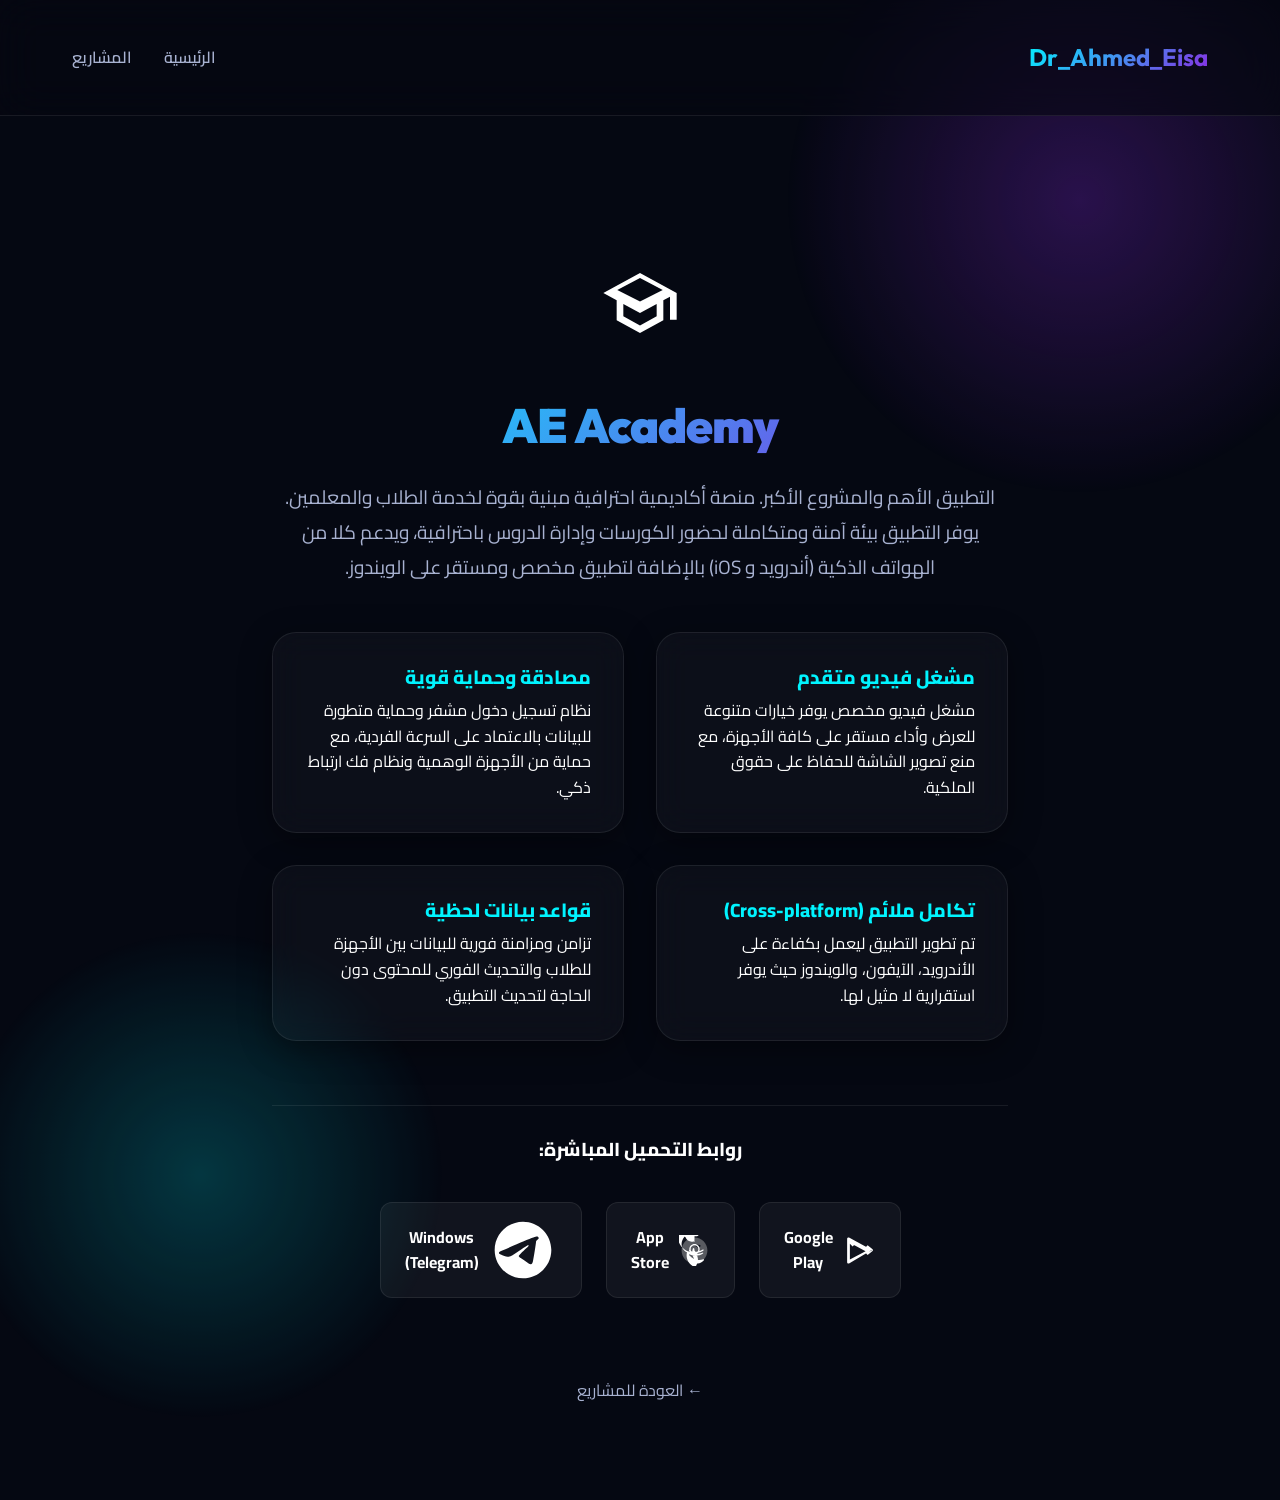
<file: ae-academy-details.html>
<!DOCTYPE html>
<html lang="ar" dir="rtl">

<head>
    <meta charset="UTF-8">
    <meta name="viewport" content="width=device-width, initial-scale=1.0">
    <title>AE Academy - د/ أحمد عيسى</title>
    <link rel="preconnect" href="https://fonts.googleapis.com">
    <link rel="preconnect" href="https://fonts.gstatic.com" crossorigin>
    <link
        href="https://fonts.googleapis.com/css2?family=Cairo:wght@400;600;800;900&family=Outfit:wght@400;700&display=swap"
        rel="stylesheet">
    <link rel="stylesheet" href="styles.css">
    <style>
        .details-hero {
            padding-top: 150px;
            text-align: center;
            max-width: 800px;
            margin: 0 auto;
        }

        .details-icon {
            font-size: 5rem;
            margin-bottom: 1rem;
            display: inline-block;
            background: var(--accent-gradient);
            -webkit-background-clip: text;
            -webkit-text-fill-color: transparent;
        }

        .details-title {
            font-size: 3rem;
            margin-bottom: 1.5rem;
            font-family: var(--font-english);
        }

        .details-desc {
            font-size: 1.2rem;
            color: var(--text-secondary);
            margin-bottom: 3rem;
            line-height: 1.8;
        }

        .features-grid {
            display: grid;
            grid-template-columns: repeat(auto-fit, minmax(280px, 1fr));
            gap: 2rem;
            margin-bottom: 4rem;
        }

        .feature-card {
            padding: 2rem;
            text-align: right;
        }

        .feature-card h4 {
            color: var(--accent-cyan);
            margin-bottom: 0.5rem;
            font-size: 1.2rem;
        }

        .downloads-container {
            display: flex;
            flex-wrap: wrap;
            justify-content: center;
            gap: 1.5rem;
            margin-top: 2rem;
            padding: 2rem;
            border-top: 1px solid var(--glass-border);
        }

        .download-btn {
            display: flex;
            align-items: center;
            gap: 10px;
            padding: 0.8rem 1.5rem;
            border-radius: 12px;
            background: rgba(255, 255, 255, 0.05);
            border: 1px solid var(--glass-border);
            color: white;
            text-decoration: none;
            font-weight: bold;
            transition: all 0.3s;
        }

        .download-btn:hover {
            transform: translateY(-3px);
            background: rgba(255, 255, 255, 0.1);
            border-color: var(--accent-cyan);
            box-shadow: 0 5px 15px rgba(0, 244, 255, 0.2);
        }

        .download-btn img {
            width: 24px;
            height: 24px;
        }

        .back-link {
            display: inline-block;
            margin-top: 3rem;
            color: var(--text-secondary);
            text-decoration: none;
            transition: color 0.3s;
        }

        .back-link:hover {
            color: var(--accent-cyan);
        }
    </style>
</head>

<body>
    <div class="blob blob-1"></div>
    <div class="blob blob-2"></div>

    <nav class="glass-nav">
        <div class="nav-content">
            <a href="index.html" class="logo">Dr_Ahmed_Eisa</a>
            <ul class="nav-links">
                <li><a href="index.html#home">الرئيسية</a></li>
                <li><a href="index.html#projects" class="active">المشاريع</a></li>
            </ul>
        </div>
    </nav>

    <main>
        <section class="details-hero fade-in-up visible">
            <div class="details-icon">
                <svg viewBox="0 0 24 24" width="80" height="80" fill="currentColor">
                    <path
                        d="M12 3L1 9l4 2.18v6L12 21l7-3.82v-6l2-1.09V17h2V9L12 3zm6.82 5.09L12 11.52 5.18 8.09 12 4.48l6.82 3.61zM17 15.99l-5 2.73-5-2.73v-3.72l5 2.73 5-2.73v3.72z" />
                </svg>
            </div>
            <h1 class="details-title glitch" data-text="AE Academy">AE Academy</h1>
            <p class="details-desc">
                التطبيق الأهم والمشروع الأكبر. منصة أكاديمية احترافية مبنية بقوة لخدمة الطلاب والمعلمين. يوفر التطبيق
                بيئة آمنة ومتكاملة لحضور الكورسات وإدارة الدروس باحترافية، ويدعم كلا من الهواتف الذكية (أندرويد و iOS)
                بالإضافة لتطبيق مخصص ومستقر على الويندوز.
            </p>

            <div class="features-grid">
                <div class="feature-card glass-card">
                    <h4>مشغل فيديو متقدم</h4>
                    <p>مشغل فيديو مخصص يوفر خيارات متنوعة للعرض وأداء مستقر على كافة الأجهزة، مع منع تصوير الشاشة للحفاظ
                        على حقوق الملكية.</p>
                </div>
                <div class="feature-card glass-card">
                    <h4>مصادقة وحماية قوية</h4>
                    <p>نظام تسجيل دخول مشفر وحماية متطورة للبيانات بالاعتماد على السرعة الفردية، مع حماية من الأجهزة
                        الوهمية
                        ونظام فك ارتباط ذكي.</p>
                </div>
                <div class="feature-card glass-card">
                    <h4>تكامل ملائم (Cross-platform)</h4>
                    <p>تم تطوير التطبيق ليعمل بكفاءة على الأندرويد، الآيفون، والويندوز حيث يوفر استقرارية لا مثيل لها.
                    </p>
                </div>
                <div class="feature-card glass-card">
                    <h4>قواعد بيانات لحظية</h4>
                    <p>تزامن ومزامنة فورية للبيانات بين الأجهزة للطلاب والتحديث الفوري للمحتوى دون الحاجة لتحديث
                        التطبيق.</p>
                </div>
            </div>

            <div class="downloads-container">
                <h3 style="width: 100%; margin-bottom: 1rem;">روابط التحميل المباشرة:</h3>

                <a href="https://play.google.com/store/apps/details?id=com.ahmed.eisa" target="_blank"
                    class="download-btn">
                    <svg viewBox="0 0 24 24" fill="currentColor">
                        <path
                            d="M3 20.5v-17c0-.5.4-1 1-1 .2 0 .5.1.7.3l15.3 8.2c.5.3.5 1 0 1.2L4.7 21.3c-.2.1-.5.2-.7.2-.6 0-1-.4-1-1zm2-1.9l11.4-6.1L5 6.4v12.2zM21 12l-4.5-2.4 1.4-1.4L21.5 11c.2.2.3.4.3.7 0 .3-.1.5-.3.7l-3.6 2.8-1.4-1.4L21 12zM5.5 4.8l2.9 2.9-1.4 1.4L4.1 6.2c-.3-.3-.4-.8-.2-1.1.2-.3.5-.4.8-.4h.8z" />
                    </svg>
                    Google Play
                </a>

                <a href="https://apps.apple.com/eg/app/ae-academy/id6748572590" target="_blank" class="download-btn">
                    <svg viewBox="0 0 24 24" fill="currentColor">
                        <path
                            d="M12 2C6.47 2 2 6.47 2 12s4.47 10 10 10 10-4.47 10-10S17.53 2 12 2zm3.33 13.91c-.13.36-.58.38-.72.04-.37-.88-1.07-1.57-1.94-1.93-.34-.14-.32-.6.04-.73.43-.16.9-.25 1.4-.25.5 0 .97.09 1.4.25.36.13.38.59.04.73-.87.36-1.57 1.05-1.94 1.93-.14.34.33.36.22 0V15.91zm1.3-4.58c-.16.51-.77.56-.99.09-.53-1.15-1.43-2.05-2.58-2.58-.47-.22-.42-.83.09-.99.51-.16 1.05-.24 1.62-.24.57 0 1.11.08 1.62.24.51.16.56.77.09.99-1.15.53-2.05 1.43-2.58 2.58-.22.47.38.42.15 0H16.63z"
                            opacity=".3" />
                        <path
                            d="M11.96 5.56c-.05-.18-.17-.34-.34-.43-.17-.09-.37-.12-.56-.07-.37.09-.76.14-1.16.14-2.18 0-4.14-1.39-4.88-3.41-.07-.19-.23-.33-.42-.38-.19-.06-.4.01-.54.17C2.94 3.01 2 4.9 2 7c0 2.87 1.7 5.34 4.14 6.43-.16.71-.24 1.45-.24 2.22 0 4.16 2.52 7.8 6.36 9.16.18.06.39.04.54-.08.15-.12.24-.31.24-.5A10.027 10.027 0 0012 12.02c0-.52-.08-1.01-.22-1.49-.07-.23-.29-.38-.53-.38s-.46.15-.53.38c-.28.93-.42 1.91-.42 2.91 0 3.39 1.76 6.33 4.41 8.01.17.11.4.1.55-.03.15-.13.22-.34.17-.53-1.2-4.1-3.66-7.38-7.05-9.35-.19-.11-.43-.07-.58.11-.15.18-.14.44.02.6 3.19 2.11 5.37 5.48 6.06 9.38.05.28.32.48.61.46 1.83-.15 3.51-1.08 4.79-2.52.14-.15.15-.38.03-.54-.12-.16-.32-.23-.51-.17-3.9 1.25-8.22-.05-10.87-3.14-.13-.15-.15-.38-.03-.54.12-.17.34-.23.53-.14 3.25 1.5 7.15 1.24 10.16-.72.16-.1.21-.31.13-.48-.08-.17-.28-.24-.46-.17-2.9 1.15-6.19 1.05-8.99-.28-.18-.08-.25-.3-.15-.46.09-.17.31-.24.49-.15 3.04 1.48 6.64 1.14 9.33-.87.16-.12.2-.34.1-.52-.1-.17-.32-.22-.5-.11-2.04 1.25-4.5 1.95-7.07 1.95-1.02 0-2.02-.13-3-.38-.2-.05-.42.06-.5.25s.03.41.22.48c1 .3 2.06.45 3.15.45 2.59 0 5.07-.67 7.23-1.89.17-.1.24-.31.15-.49-.09-.17-.3-.23-.48-.13-2.14 1.13-4.57 1.76-7.1 1.76-6.63 0-12-5.37-12-12 0-4.66 2.66-8.71 6.6-10.74-.29 1.63 1.06 3.09 2.76 3.09h.1c.14 0 .28-.05.39-.14s.17-.22.18-.36v-.09c0-1.22 1-2.22 2.22-2.22.61 0 1.16.25 1.56.65.65.65 1.69.65 2.34 0C16.8 2.05 14.52.88 12.01.88zM15 11c0 1.66-1.34 3-3 3-1.66 0-3-1.34-3-3s1.34-3 3-3c1.66 0 3 1.34 3 3zm1 0c0-2.21-1.79-4-4-4s-4 1.79-4 4 1.79 4 4 4 4-1.79 4-4z" />
                    </svg>
                    App Store
                </a>

                <a href="https://t.me/AE_Academy_channel/5" target="_blank" class="download-btn">
                    <svg viewBox="0 0 24 24" fill="currentColor">
                        <path
                            d="M12 2C6.48 2 2 6.48 2 12s4.48 10 10 10 10-4.48 10-10S17.52 2 12 2zm4.64 6.8c-.15 1.58-.8 5.42-1.13 7.19-.14.75-.42 1-.68 1.03-.58.05-1.02-.38-1.58-.75-.88-.58-1.38-.94-2.23-1.5-.96-.63-.34-.98.22-1.56.15-.15 2.71-2.48 2.76-2.69.01-.03.01-.14-.07-.19-.08-.05-.19-.02-.27 0-.11.03-1.9 1.22-5.36 3.55-.5.35-.96.52-1.38.51-.46-.01-1.35-.26-2.01-.48-.81-.27-1.46-.42-1.4-.88.03-.24.34-.48.96-.74 3.78-1.65 6.31-2.73 7.57-3.26 3.61-1.51 4.36-1.77 4.85-1.78.11 0 .35.03.48.14.11.09.14.22.15.34.02.08.02.16.02.24z" />
                    </svg>
                    Windows (Telegram)
                </a>
            </div>

            <a href="index.html#projects" class="back-link">← العودة للمشاريع</a>
        </section>
    </main>

    <script src="script.js"></script>
</body>

</html>
</file>
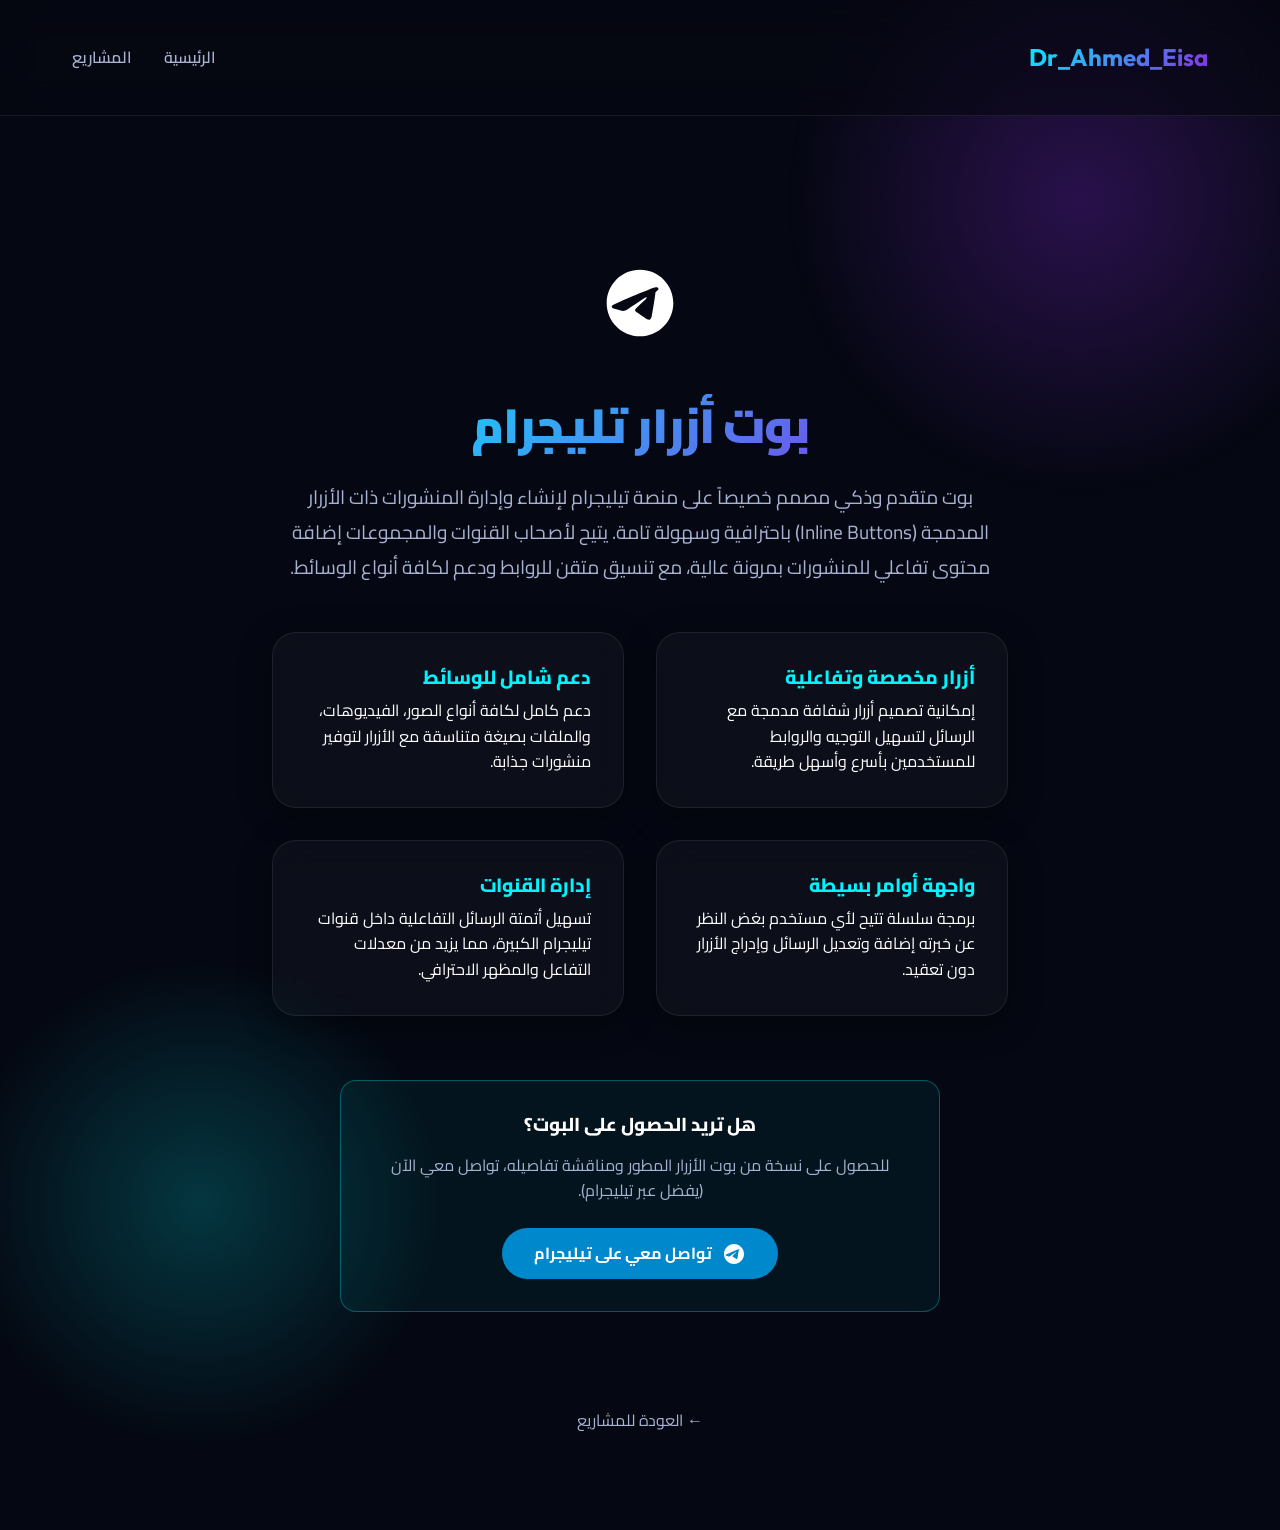
<file: bot-details.html>
<!DOCTYPE html>
<html lang="ar" dir="rtl">

<head>
    <meta charset="UTF-8">
    <meta name="viewport" content="width=device-width, initial-scale=1.0">
    <title>بوت أزرار تليجرام - د/ أحمد عيسى</title>
    <link rel="preconnect" href="https://fonts.googleapis.com">
    <link rel="preconnect" href="https://fonts.gstatic.com" crossorigin>
    <link
        href="https://fonts.googleapis.com/css2?family=Cairo:wght@400;600;800;900&family=Outfit:wght@400;700&display=swap"
        rel="stylesheet">
    <link rel="stylesheet" href="styles.css">
    <style>
        .details-hero {
            padding-top: 150px;
            text-align: center;
            max-width: 800px;
            margin: 0 auto;
        }

        .details-icon {
            font-size: 5rem;
            margin-bottom: 1rem;
            display: inline-block;
            background: var(--accent-gradient);
            -webkit-background-clip: text;
            -webkit-text-fill-color: transparent;
        }

        .details-title {
            font-size: 3rem;
            margin-bottom: 1.5rem;
            font-family: var(--font-arabic);
        }

        .details-desc {
            font-size: 1.2rem;
            color: var(--text-secondary);
            margin-bottom: 3rem;
            line-height: 1.8;
        }

        .cta-box {
            background: rgba(0, 244, 255, 0.05);
            border: 1px solid rgba(0, 244, 255, 0.3);
            border-radius: 16px;
            padding: 2rem;
            margin: 3rem auto;
            max-width: 600px;
        }

        .cta-box h3 {
            color: var(--text-primary);
            margin-bottom: 1rem;
        }

        .cta-box p {
            color: var(--text-secondary);
            margin-bottom: 1.5rem;
        }

        .cta-btn {
            display: inline-flex;
            align-items: center;
            gap: 10px;
            padding: 0.8rem 2rem;
            background: #0088cc;
            color: #fff;
            border-radius: 50px;
            font-weight: bold;
            text-decoration: none;
            transition: transform 0.3s, box-shadow 0.3s;
        }

        .cta-btn:hover {
            transform: translateY(-3px);
            box-shadow: 0 5px 15px rgba(0, 136, 204, 0.4);
        }

        .features-grid {
            display: grid;
            grid-template-columns: repeat(auto-fit, minmax(280px, 1fr));
            gap: 2rem;
            margin-bottom: 4rem;
        }

        .feature-card {
            padding: 2rem;
            text-align: right;
        }

        .feature-card h4 {
            color: var(--accent-cyan);
            margin-bottom: 0.5rem;
            font-size: 1.2rem;
        }

        .back-link {
            display: inline-block;
            margin-top: 3rem;
            color: var(--text-secondary);
            text-decoration: none;
            transition: color 0.3s;
        }

        .back-link:hover {
            color: var(--accent-cyan);
        }
    </style>
</head>

<body>
    <div class="blob blob-1"></div>
    <div class="blob blob-2"></div>

    <nav class="glass-nav">
        <div class="nav-content">
            <a href="index.html" class="logo">Dr_Ahmed_Eisa</a>
            <ul class="nav-links">
                <li><a href="index.html#home">الرئيسية</a></li>
                <li><a href="index.html#projects" class="active">المشاريع</a></li>
            </ul>
        </div>
    </nav>

    <main>
        <section class="details-hero fade-in-up visible">
            <div class="details-icon">
                <svg viewBox="0 0 24 24" width="80" height="80" fill="currentColor">
                    <path
                        d="M12 2C6.48 2 2 6.48 2 12s4.48 10 10 10 10-4.48 10-10S17.52 2 12 2zm4.64 6.8c-.15 1.58-.8 5.42-1.13 7.19-.14.75-.42 1-.68 1.03-.58.05-1.02-.38-1.58-.75-.88-.58-1.38-.94-2.23-1.5-.96-.63-.34-.98.22-1.56.15-.15 2.71-2.48 2.76-2.69.01-.03.01-.14-.07-.19-.08-.05-.19-.02-.27 0-.11.03-1.9 1.22-5.36 3.55-.5.35-.96.52-1.38.51-.46-.01-1.35-.26-2.01-.48-.81-.27-1.46-.42-1.4-.88.03-.24.34-.48.96-.74 3.78-1.65 6.31-2.73 7.57-3.26 3.61-1.51 4.36-1.77 4.85-1.78.11 0 .35.03.48.14.11.09.14.22.15.34.02.08.02.16.02.24z" />
                </svg>
            </div>
            <h1 class="details-title glitch" data-text="بوت أزرار تليجرام">بوت أزرار تليجرام</h1>
            <p class="details-desc">
                بوت متقدم وذكي مصمم خصيصاً على منصة تيليجرام لإنشاء وإدارة المنشورات ذات الأزرار المدمجة (Inline
                Buttons) باحترافية وسهولة تامة. يتيح لأصحاب القنوات والمجموعات إضافة محتوى تفاعلي للمنشورات بمرونة
                عالية، مع تنسيق متقن للروابط ودعم لكافة أنواع الوسائط.
            </p>

            <div class="features-grid">
                <div class="feature-card glass-card">
                    <h4>أزرار مخصصة وتفاعلية</h4>
                    <p>إمكانية تصميم أزرار شفافة مدمجة مع الرسائل لتسهيل التوجيه والروابط للمستخدمين بأسرع وأسهل طريقة.
                    </p>
                </div>
                <div class="feature-card glass-card">
                    <h4>دعم شامل للوسائط</h4>
                    <p>دعم كامل لكافة أنواع الصور، الفيديوهات، والملفات بصيغة متناسقة مع الأزرار لتوفير منشورات جذابة.
                    </p>
                </div>
                <div class="feature-card glass-card">
                    <h4>واجهة أوامر بسيطة</h4>
                    <p>برمجة سلسلة تتيح لأي مستخدم بغض النظر عن خبرته إضافة وتعديل الرسائل وإدراج الأزرار دون تعقيد.</p>
                </div>
                <div class="feature-card glass-card">
                    <h4>إدارة القنوات</h4>
                    <p>تسهيل أتمتة الرسائل التفاعلية داخل قنوات تيليجرام الكبيرة، مما يزيد من معدلات التفاعل والمظهر
                        الاحترافي.</p>
                </div>
            </div>

            <div class="cta-box fade-in-up">
                <h3>هل تريد الحصول على البوت؟</h3>
                <p>للحصول على نسخة من بوت الأزرار المطور ومناقشة تفاصيله، تواصل معي الآن (يفضل عبر تيليجرام).</p>
                <a href="https://t.me/dr_ahmed_eisa" target="_blank" class="cta-btn">
                    <svg viewBox="0 0 24 24" width="24" height="24" fill="currentColor">
                        <path
                            d="M12 2C6.48 2 2 6.48 2 12s4.48 10 10 10 10-4.48 10-10S17.52 2 12 2zm4.64 6.8c-.15 1.58-.8 5.42-1.13 7.19-.14.75-.42 1-.68 1.03-.58.05-1.02-.38-1.58-.75-.88-.58-1.38-.94-2.23-1.5-.96-.63-.34-.98.22-1.56.15-.15 2.71-2.48 2.76-2.69.01-.03.01-.14-.07-.19-.08-.05-.19-.02-.27 0-.11.03-1.9 1.22-5.36 3.55-.5.35-.96.52-1.38.51-.46-.01-1.35-.26-2.01-.48-.81-.27-1.46-.42-1.4-.88.03-.24.34-.48.96-.74 3.78-1.65 6.31-2.73 7.57-3.26 3.61-1.51 4.36-1.77 4.85-1.78.11 0 .35.03.48.14.11.09.14.22.15.34.02.08.02.16.02.24z" />
                    </svg>
                    تواصل معي على تيليجرام
                </a>
            </div>

            <a href="index.html#projects" class="back-link">← العودة للمشاريع</a>
        </section>
    </main>

    <script src="script.js"></script>
</body>

</html>
</file>
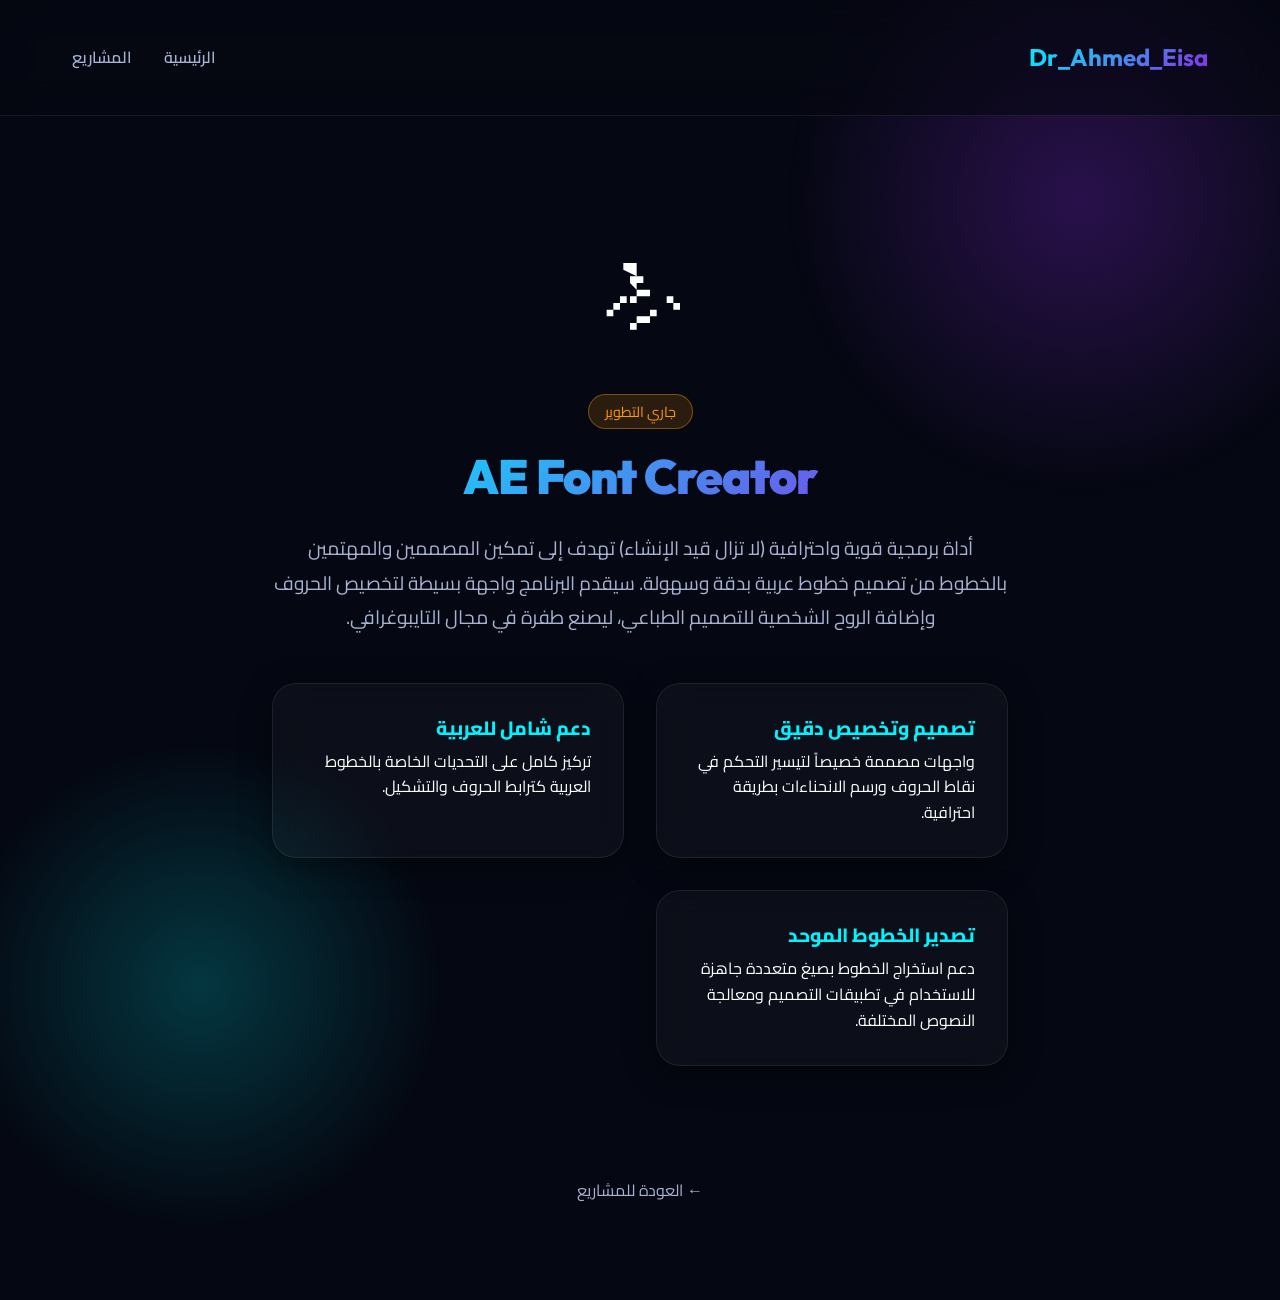
<file: font-creator-details.html>
<!DOCTYPE html>
<html lang="ar" dir="rtl">

<head>
    <meta charset="UTF-8">
    <meta name="viewport" content="width=device-width, initial-scale=1.0">
    <title>AE Font Creator - د/ أحمد عيسى</title>
    <link rel="preconnect" href="https://fonts.googleapis.com">
    <link rel="preconnect" href="https://fonts.gstatic.com" crossorigin>
    <link
        href="https://fonts.googleapis.com/css2?family=Cairo:wght@400;600;800;900&family=Outfit:wght@400;700&display=swap"
        rel="stylesheet">
    <link rel="stylesheet" href="styles.css">
    <style>
        .details-hero {
            padding-top: 150px;
            text-align: center;
            max-width: 800px;
            margin: 0 auto;
        }

        .details-icon {
            font-size: 5rem;
            margin-bottom: 1rem;
            display: inline-block;
            background: var(--accent-gradient);
            -webkit-background-clip: text;
            -webkit-text-fill-color: transparent;
        }

        .details-title {
            font-size: 3rem;
            margin-bottom: 1.5rem;
            font-family: var(--font-english);
        }

        .details-desc {
            font-size: 1.2rem;
            color: var(--text-secondary);
            margin-bottom: 3rem;
            line-height: 1.8;
        }

        .features-grid {
            display: grid;
            grid-template-columns: repeat(auto-fit, minmax(280px, 1fr));
            gap: 2rem;
            margin-bottom: 4rem;
        }

        .feature-card {
            padding: 2rem;
            text-align: right;
        }

        .feature-card h4 {
            color: var(--accent-cyan);
            margin-bottom: 0.5rem;
            font-size: 1.2rem;
        }

        .back-link {
            display: inline-block;
            margin-top: 3rem;
            color: var(--text-secondary);
            text-decoration: none;
            transition: color 0.3s;
        }

        .back-link:hover {
            color: var(--accent-cyan);
        }

        .status-badge {
            background: rgba(255, 152, 0, 0.15);
            color: #ff9800;
            border: 1px solid rgba(255, 152, 0, 0.4);
            padding: 0.3rem 1rem;
            border-radius: 50px;
            font-size: 0.9rem;
            display: inline-block;
            margin-bottom: 1rem;
        }
    </style>
</head>

<body>
    <div class="blob blob-1"></div>
    <div class="blob blob-2"></div>

    <nav class="glass-nav">
        <div class="nav-content">
            <a href="index.html" class="logo">Dr_Ahmed_Eisa</a>
            <ul class="nav-links">
                <li><a href="index.html#home">الرئيسية</a></li>
                <li><a href="index.html#projects" class="active">المشاريع</a></li>
            </ul>
        </div>
    </nav>

    <main>
        <section class="details-hero fade-in-up visible">
            <div class="details-icon">
                <svg viewBox="0 0 24 24" width="80" height="80" fill="currentColor">
                    <path
                        d="M11 20H9v-2h2v2zm2-2h-2v-2h2v2zm2 0h-2v-2h2v2zm2-2h-2v-2h2v2zm-6-4H9v-2h2v2zm2-2h-2v-2h2v2zm2 0h-2v-2h2v2zm-6-4H9V6h2v2zm2-2h-2V6h2v2zm2 0h-2V6h2v2zm-6-2H9V2h2v2zm2-2h-2V2h2v2zm2 0h-2V2h2v2zM6 10h2v2H6v-2zm-2 2h2v2H4v-2zm-2 2h2v2H2v-2zm20-4h-2v2h2v-2zm2 2h-2v2h2v-2z" />
                </svg>
            </div>

            <div><span class="status-badge">جاري التطوير</span></div>
            <h1 class="details-title glitch" data-text="AE Font Creator">AE Font Creator</h1>
            <p class="details-desc">
                أداة برمجية قوية واحترافية (لا تزال قيد الإنشاء) تهدف إلى تمكين المصممين والمهتمين بالخطوط من تصميم خطوط
                عربية بدقة وسهولة. سيقدم البرنامج واجهة بسيطة لتخصيص الحروف وإضافة الروح الشخصية للتصميم الطباعي، ليصنع
                طفرة في مجال التايبوغرافي.
            </p>

            <div class="features-grid">
                <div class="feature-card glass-card">
                    <h4>تصميم وتخصيص دقيق</h4>
                    <p>واجهات مصممة خصيصاً لتيسير التحكم في نقاط الحروف ورسم الانحناءات بطريقة احترافية.</p>
                </div>
                <div class="feature-card glass-card">
                    <h4>دعم شامل للعربية</h4>
                    <p>تركيز كامل على التحديات الخاصة بالخطوط العربية كترابط الحروف والتشكيل.</p>
                </div>
                <div class="feature-card glass-card">
                    <h4>تصدير الخطوط الموحد</h4>
                    <p>دعم استخراج الخطوط بصيغ متعددة جاهزة للاستخدام في تطبيقات التصميم ومعالجة النصوص المختلفة.</p>
                </div>
            </div>

            <a href="index.html#projects" class="back-link">← العودة للمشاريع</a>
        </section>
    </main>

    <script src="script.js"></script>
</body>

</html>
</file>
<file: styles.css>
/* --- CSS Variables & Design Tokens --- */
:root {
  --bg-primary: #050812;
  --bg-secondary: rgba(14, 20, 31, 0.4);
  --text-primary: #ffffff;
  --text-secondary: #a8b2d1;
  --accent-cyan: #00f4ff;
  --accent-purple: #8a2be2;
  --accent-gradient: linear-gradient(135deg, var(--accent-cyan) 0%, var(--accent-purple) 100%);
  --glass-bg: rgba(255, 255, 255, 0.03);
  --glass-border: rgba(255, 255, 255, 0.08);
  --glass-shadow: 0 8px 32px 0 rgba(0, 0, 0, 0.4);

  --font-arabic: 'Cairo', sans-serif;
  --font-english: 'Outfit', sans-serif;

  --transition-smooth: 0.4s cubic-bezier(0.25, 1, 0.5, 1);
}

/* --- Reset & Base --- */
* {
  margin: 0;
  padding: 0;
  box-sizing: border-box;
}

html {
  scroll-behavior: smooth;
  overflow-x: hidden;
  width: 100%;
}

body {
  font-family: var(--font-arabic);
  background-color: var(--bg-primary);
  color: var(--text-primary);
  line-height: 1.6;
  overflow-x: hidden;
  position: relative;
  width: 100%;
}

/* Typography Helpers */
h1,
h2,
h3,
h4,
h5,
h6 {
  font-weight: 800;
  line-height: 1.3;
}

.glitch {
  font-size: clamp(2.5rem, 5vw, 4.5rem);
  font-weight: 900;
  letter-spacing: -0.02em;
  background: var(--accent-gradient);
  -webkit-background-clip: text;
  -webkit-text-fill-color: transparent;
  margin-bottom: 0.5rem;
}

/* --- Animated Background Blobs --- */
.blob {
  position: absolute;
  border-radius: 50%;
  z-index: -1;
  opacity: 0.8;
  will-change: transform;
  animation: float 20s infinite alternate cubic-bezier(0.45, 0.05, 0.55, 0.95);
  pointer-events: none;
}

.blob-1 {
  width: 60vw;
  height: 60vw;
  max-width: 600px;
  max-height: 600px;
  min-width: 300px;
  min-height: 300px;
  background: radial-gradient(circle at center, rgba(138, 43, 226, 0.35) 0%, rgba(138, 43, 226, 0) 70%);
  top: -100px;
  right: -100px;
}

.blob-2 {
  width: 50vw;
  height: 50vw;
  max-width: 500px;
  max-height: 500px;
  min-width: 250px;
  min-height: 250px;
  background: radial-gradient(circle at center, rgba(0, 244, 255, 0.25) 0%, rgba(0, 244, 255, 0) 70%);
  bottom: 5%;
  left: -50px;
  animation-duration: 25s;
}

@keyframes float {
  0% {
    transform: translate(0, 0) scale(1);
  }

  50% {
    transform: translate(-50px, 50px) scale(1.1);
  }

  100% {
    transform: translate(50px, -20px) scale(0.9);
  }
}

/* --- Glassmorphism Utils --- */
.glass-card {
  background: var(--glass-bg);
  backdrop-filter: blur(16px);
  -webkit-backdrop-filter: blur(16px);
  border: 1px solid var(--glass-border);
  border-radius: 24px;
  box-shadow: var(--glass-shadow);
  transition: var(--transition-smooth);
}

.glass-card:hover {
  border-color: rgba(0, 244, 255, 0.3);
  background: rgba(255, 255, 255, 0.05);
  box-shadow: 0 12px 40px 0 rgba(0, 244, 255, 0.1);
}

/* --- Navigation --- */
.glass-nav {
  position: fixed;
  top: 0;
  width: 100%;
  z-index: 1000;
  background: rgba(5, 8, 18, 0.6);
  backdrop-filter: blur(20px);
  border-bottom: 1px solid var(--glass-border);
  transition: padding 0.3s ease;
}

.nav-content {
  max-width: 1200px;
  margin: 0 auto;
  display: flex;
  justify-content: space-between;
  align-items: center;
  padding: 1.2rem 2rem;
}

.logo {
  font-family: var(--font-english);
  font-weight: 700;
  font-size: 1.5rem;
  color: var(--text-primary);
  text-decoration: none;
  background: var(--accent-gradient);
  -webkit-background-clip: text;
  -webkit-text-fill-color: transparent;
}

.nav-links {
  list-style: none;
  display: flex;
  gap: 2rem;
}

.nav-links li a {
  text-decoration: none;
  color: var(--text-secondary);
  font-weight: 600;
  transition: color 0.3s;
  position: relative;
}

.nav-links li a:hover,
.nav-links li a.active {
  color: var(--text-primary);
}

.nav-links li a::after {
  content: '';
  position: absolute;
  width: 0;
  height: 2px;
  bottom: -4px;
  left: 50%;
  transform: translateX(-50%);
  background: var(--accent-gradient);
  transition: width 0.3s;
}

.nav-links li a:hover::after,
.nav-links li a.active::after {
  width: 100%;
}

.menu-toggle {
  display: none;
  flex-direction: column;
  gap: 5px;
  cursor: pointer;
  z-index: 1001;
}

.menu-toggle span {
  width: 25px;
  height: 3px;
  background: var(--text-primary);
  border-radius: 5px;
  transition: 0.3s;
}

/* --- Main Structure --- */
main {
  padding-top: 100px;
}

section {
  max-width: 1200px;
  margin: 0 auto;
  padding: 6rem 2rem;
}

.section-header {
  margin-bottom: 4rem;
  text-align: right;
}

.section-header h2 {
  font-size: 2.5rem;
  margin-bottom: 0.5rem;
}

.divider {
  width: 80px;
  height: 4px;
  background: var(--accent-gradient);
  border-radius: 4px;
}

/* --- Hero Section --- */
.hero {
  display: flex;
  align-items: center;
  justify-content: space-between;
  min-height: calc(100vh - 100px);
  gap: 4rem;
}

.hero-text {
  flex: 1.2;
}

.badge {
  display: inline-block;
  padding: 0.4rem 1rem;
  background: rgba(138, 43, 226, 0.15);
  border: 1px solid rgba(138, 43, 226, 0.4);
  border-radius: 30px;
  font-size: 0.9rem;
  font-weight: 700;
  color: var(--accent-cyan);
  margin-bottom: 1.5rem;
}

.tagline {
  font-size: 1.4rem;
  color: var(--text-secondary);
  font-weight: 600;
  margin-bottom: 1.5rem;
}

.dynamic-text-container {
  display: flex;
  flex-wrap: wrap;
  align-items: center;
  gap: 0.5rem;
  font-size: 1.2rem;
  margin-bottom: 2.5rem;
  min-height: 40px;
}

.static-text {
  color: var(--text-secondary);
}

.dynamic-text {
  color: var(--accent-cyan);
  font-weight: 700;
  border-left: 2px solid var(--accent-cyan);
  padding-left: 5px;
  white-space: nowrap;
  overflow: hidden;
}

.hero-cta {
  display: flex;
  gap: 1.5rem;
}

.btn {
  display: inline-block;
  padding: 0.8rem 2rem;
  border-radius: 12px;
  text-decoration: none;
  font-weight: 700;
  transition: all 0.3s ease;
  cursor: pointer;
  border: none;
  font-family: inherit;
}

.btn-primary {
  background: var(--accent-gradient);
  color: #fff;
  box-shadow: 0 4px 15px rgba(138, 43, 226, 0.3);
}

.btn-primary:hover {
  box-shadow: 0 6px 25px rgba(0, 244, 255, 0.5);
  transform: translateY(-2px);
}

.btn-outline {
  background: transparent;
  color: var(--text-primary);
  border: 1px solid rgba(255, 255, 255, 0.2);
}

.btn-outline:hover {
  border-color: var(--accent-cyan);
  background: rgba(0, 244, 255, 0.05);
  transform: translateY(-2px);
}

.hero-image {
  flex: 0.8;
  position: relative;
  border-radius: 30px;
  padding: 10px;
  aspect-ratio: 4/5;
  display: flex;
  align-items: center;
  justify-content: center;
}

.hero-image::before {
  content: '';
  position: absolute;
  top: -5px;
  bottom: -5px;
  left: -5px;
  right: -5px;
  background: var(--accent-gradient);
  z-index: -1;
  border-radius: 35px;
  opacity: 0.5;
  filter: blur(20px);
  animation: pulse-glow 4s ease-in-out infinite alternate;
}

@keyframes pulse-glow {
  0% {
    opacity: 0.3;
    filter: blur(15px);
  }

  100% {
    opacity: 0.8;
    filter: blur(25px);
  }
}

.image-wrapper {
  width: 100%;
  height: 100%;
  border-radius: 24px;
  overflow: hidden;
  background: var(--bg-secondary);
}

.image-wrapper img {
  width: 100%;
  height: 100%;
  object-fit: cover;
  transition: transform 0.5s ease;
}

.hero-image:hover img {
  transform: scale(1.05);
}

/* --- Facts / Bento Grid --- */
.bento-grid {
  display: grid;
  grid-template-columns: repeat(auto-fit, minmax(280px, 1fr));
  gap: 2rem;
}

.bento-item {
  padding: 2.5rem;
  display: flex;
  flex-direction: column;
  gap: 1rem;
}

.bento-icon {
  font-size: 2.5rem;
  margin-bottom: 0.5rem;
  filter: drop-shadow(0 0 10px rgba(0, 244, 255, 0.3));
}

.bento-item h3 {
  font-size: 1.4rem;
  color: var(--text-primary);
}

.bento-item p {
  color: var(--text-secondary);
  font-size: 1rem;
}

/* --- Skills Section --- */
.skills-container {
  display: grid;
  grid-template-columns: repeat(auto-fit, minmax(300px, 1fr));
  gap: 2rem;
}

.skill-category {
  padding: 2.5rem;
  transition: transform 0.3s ease;
}

.skill-category:hover {
  transform: translateY(-10px);
}

.skill-icon {
  color: var(--accent-cyan);
  margin-bottom: 1.5rem;
  filter: drop-shadow(0 0 8px rgba(0, 244, 255, 0.3));
}

.skill-category h3 {
  font-size: 1.6rem;
  margin-bottom: 1.5rem;
  color: var(--text-primary);
}

.skill-tags {
  display: flex;
  flex-wrap: wrap;
  gap: 0.8rem;
}

.skill-tag {
  background: rgba(255, 255, 255, 0.05);
  border: 1px solid var(--glass-border);
  padding: 0.6rem 1.2rem;
  border-radius: 50px;
  font-size: 1rem;
  font-weight: 600;
  transition: all 0.3s;
  font-family: var(--font-english);
  cursor: default;
}

.skill-tag:hover {
  background: var(--accent-gradient);
  border-color: transparent;
  color: #fff;
  transform: scale(1.05);
  box-shadow: 0 5px 15px rgba(138, 43, 226, 0.3);
}

.skill-tag.arabic-tag {
  font-family: var(--font-arabic);
}

.star {
  color: #ffd700;
  margin-right: 5px;
}

/* --- Projects Section --- */
.highlight-project {
  display: flex;
  align-items: center;
  gap: 3rem;
  padding: 3rem;
  margin-bottom: 3rem;
  border-color: rgba(138, 43, 226, 0.4);
}

.project-info {
  flex: 1.2;
}

.project-badge {
  background: rgba(255, 215, 0, 0.1);
  color: #ffd700;
  border-color: rgba(255, 215, 0, 0.3);
}

.project-info h3 {
  font-size: 2.2rem;
  margin: 1rem 0;
  font-family: var(--font-english);
  background: var(--accent-gradient);
  -webkit-background-clip: text;
  -webkit-text-fill-color: transparent;
}

.project-info p {
  font-size: 1.15rem;
  color: var(--text-secondary);
  margin-bottom: 2rem;
}

.project-img-wrapper {
  flex: 0.8;
  height: 250px;
  background: rgba(0, 0, 0, 0.4);
  border-radius: 16px;
  overflow: hidden;
  display: flex;
  align-items: center;
  justify-content: center;
  border: 1px solid var(--glass-border);
}

.project-img-wrapper img {
  width: 100%;
  height: 100%;
  object-fit: cover;
}

.project-img-fallback {
  font-size: 2rem;
  font-weight: 800;
  color: rgba(255, 255, 255, 0.2);
}

.projects-grid {
  display: grid;
  grid-template-columns: repeat(auto-fit, minmax(320px, 1fr));
  gap: 2rem;
}

.sm-project-img {
  width: 70px;
  height: 70px;
  border-radius: 16px;
  object-fit: contain;
  margin-bottom: 1rem;
  background: rgba(255, 255, 255, 0.05);
  border: 1px solid var(--glass-border);
  padding: 8px;
}

.project-card {
  padding: 2.5rem;
  display: flex;
  flex-direction: column;
  justify-content: center;
  min-height: 200px;
}

.project-card h4 {
  font-size: 1.5rem;
  color: var(--accent-cyan);
  margin-bottom: 1rem;
  font-family: var(--font-arabic);
}

.project-card p {
  color: var(--text-secondary);
  font-size: 1.05rem;
  flex-grow: 1;
}

.construction {
  color: #ff9800 !important;
  font-style: italic;
}

/* --- Contact Section --- */
.contact-card {
  padding: 4rem;
  text-align: center;
}

.contact-card p {
  font-size: 1.3rem;
  color: var(--text-secondary);
  margin-bottom: 3rem;
}

.social-links {
  display: flex;
  justify-content: center;
  gap: 2rem;
  flex-wrap: wrap;
}

.social-btn {
  display: flex;
  align-items: center;
  gap: 0.8rem;
  padding: 0.8rem 1.8rem;
  background: rgba(255, 255, 255, 0.05);
  border: 1px solid var(--glass-border);
  border-radius: 50px;
  text-decoration: none;
  color: var(--text-primary);
  font-weight: 600;
  transition: all 0.3s;
}

.social-btn svg {
  width: 24px;
  height: 24px;
}

.social-btn:hover {
  transform: translateY(-5px);
  background: rgba(255, 255, 255, 0.1);
  box-shadow: 0 10px 20px rgba(0, 0, 0, 0.2);
}

.social-btn.telegram:hover {
  border-color: #0088cc;
  color: #0088cc;
}

.social-btn.facebook:hover {
  border-color: #1877f2;
  color: #1877f2;
}

.social-btn.link:hover {
  border-color: #00f4ff;
  color: #00f4ff;
}

.social-btn.sarahah:hover {
  border-color: #f7a042;
  color: #f7a042;
}

/* --- Footer --- */
footer {
  padding: 2rem;
  text-align: center;
  border-top: 1px solid var(--glass-border);
  margin-top: 2rem;
}

footer p {
  color: var(--text-secondary);
}

/* --- Animations & Utilities --- */
.fade-in-up {
  opacity: 0;
  transform: translateY(30px);
  transition: opacity 0.8s ease, transform 0.8s ease;
}

.fade-in-up.visible {
  opacity: 1;
  transform: translateY(0);
}

.delay-1 {
  transition-delay: 0.1s;
}

.delay-2 {
  transition-delay: 0.2s;
}

.delay-3 {
  transition-delay: 0.3s;
}

.delay-4 {
  transition-delay: 0.4s;
}

/* 3D Tilt Card Base (JS Driven) */
.tilt-card {
  transform-style: preserve-3d;
  transform: perspective(1000px);
}

.tilt-card>* {
  transform: translateZ(20px);
}

/* --- Responsive Design (Mobile First Focus) --- */
@media (max-width: 992px) {
  .hero {
    flex-direction: column-reverse;
    /* Text bottom, Image top on Arabic it feels better, but let's just make it column */
    text-align: center;
    padding-top: 2rem;
    gap: 3rem;
  }

  .hero-text {
    align-items: center;
    display: flex;
    flex-direction: column;
  }

  .dynamic-text-container {
    justify-content: center;
  }

  .hero-cta {
    justify-content: center;
  }

  .highlight-project {
    flex-direction: column-reverse;
    text-align: center;
    padding: 2rem;
  }
}

@media (max-width: 768px) {
  .nav-links {
    position: fixed;
    top: 0;
    right: -100%;
    width: 250px;
    height: 100vh;
    background: rgba(5, 8, 18, 0.95);
    backdrop-filter: blur(20px);
    flex-direction: column;
    padding: 100px 2rem;
    transition: right 0.4s ease;
    border-left: 1px solid var(--glass-border);
  }

  .nav-links.nav-active {
    right: 0;
  }

  .menu-toggle {
    display: flex;
  }

  .menu-toggle.toggle-active span:nth-child(1) {
    transform: rotate(45deg) translate(5px, 6px);
  }

  .menu-toggle.toggle-active span:nth-child(2) {
    opacity: 0;
  }

  .menu-toggle.toggle-active span:nth-child(3) {
    transform: rotate(-45deg) translate(5px, -6px);
  }

  .glitch {
    font-size: 2.8rem;
  }

  section {
    padding: 4rem 1rem;
  }

  .hero-image {
    width: 80%;
    max-width: 300px;
  }

  .contact-card {
    padding: 2rem 1rem;
  }

  .social-btn {
    width: 100%;
    justify-content: center;
  }
}
</file>
